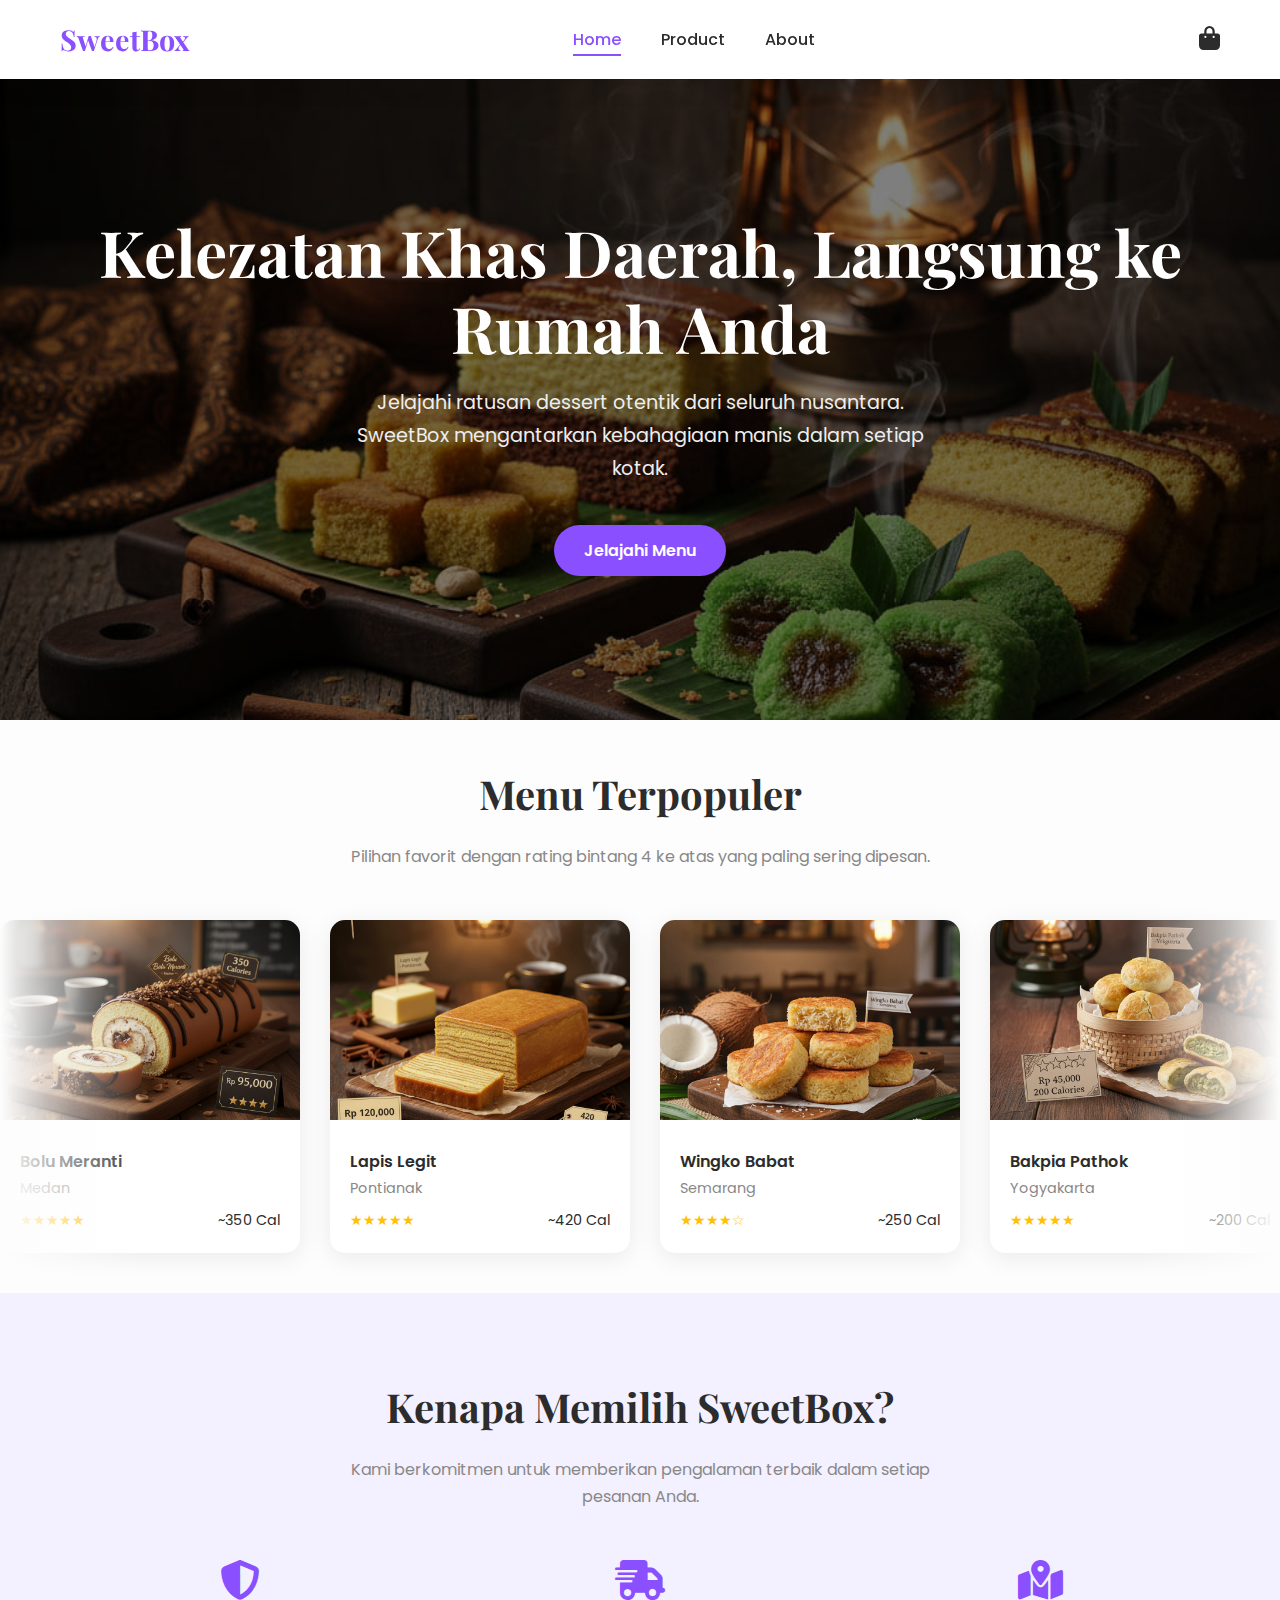
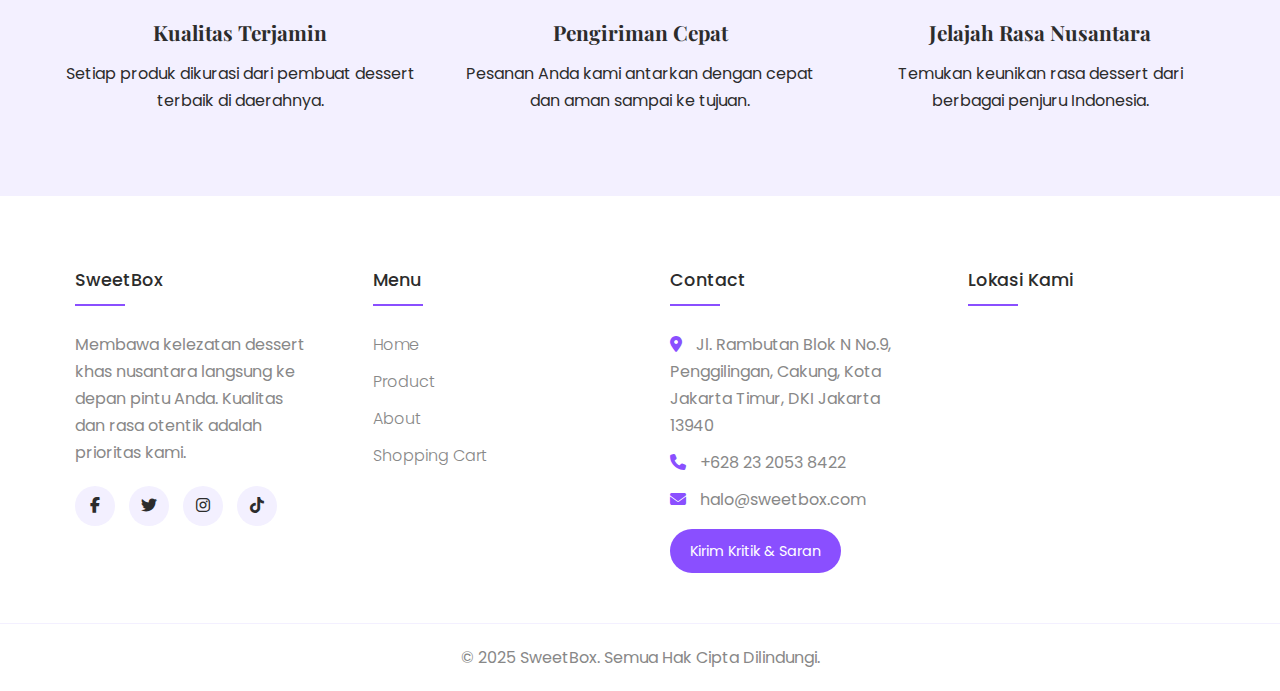
<file: index.html>
<!DOCTYPE html>
<html lang="id">
<head>
    <meta charset="UTF-8">
    <meta name="viewport" content="width=device-width, initial-scale=1.0">
    <title>SweetBox - Pesan Dessert Khas Daerah</title>
    
    <link rel="icon" href="data:image/svg+xml,<svg xmlns='http://www.w3.org/2000/svg' width='32' height='32' viewBox='0 0 32 32' fill='none'><rect x='4' y='8' width='24' height='16' rx='4' fill='%23FFD1DC'/><path d='M4 8C4 5.79086 5.79086 4 8 4H24C26.2091 4 28 5.79086 28 8V10H4V8Z' fill='%23F8BBD0'/><rect x='14' y='4' width='4' height='24' fill='%23A7D9E3'/><rect x='4' y='14' width='24' height='4' fill='%23A7D9E3'/><path d='M16 12L19 9L16 6L13 9L16 12Z' fill='%23A7D9E3'/></svg>" type="image/svg+xml">

    <link rel="preconnect" href="https://fonts.googleapis.com">
    <link rel="preconnect" href="https://fonts.gstatic.com" crossorigin>
    <link href="https://fonts.googleapis.com/css2?family=Poppins:wght@300;400;500;600;700&family=Playfair+Display:wght@700&display=swap" rel="stylesheet">
    
    <link rel="stylesheet" href="https://cdnjs.cloudflare.com/ajax/libs/font-awesome/6.5.2/css/all.min.css">
    <link href="https://fonts.googleapis.com/icon?family=Material+Icons" rel="stylesheet">
    <link rel="stylesheet" href="css/style.css">
    <link rel="stylesheet" href="css/home.css">
</head>
<body>

    <header>
        <div class="container header-container">
            <a href="index.html" class="logo">SweetBox</a>
            <nav class="desktop-nav">
                <ul data-translate-key="nav">
                    <li><a href="index.html" class="nav-link active">Home</a></li>
                    <li><a href="products.html" class="nav-link">Product</a></li>
                    <li><a href="about.html" class="nav-link">About</a></li>
                </ul>
            </nav>
            <div class="header-icons">
                <a href="checkout.html" class="cart-icon" aria-label="Shopping Cart">
                    <i class="fas fa-shopping-bag"></i>
                    <span class="cart-badge">0</span>
                </a>
                <button class="hamburger-menu" id="hamburger-menu" aria-label="Open menu">
                    <span></span>
                    <span></span>
                    <span></span>
                </button>
            </div>
        </div>
    </header>
    
    <nav class="mobile-nav" id="mobile-nav">
        <ul data-translate-key="navMobile">
            <li><a href="index.html">Home</a></li>
            <li><a href="products.html">Product</a></li>
            <li><a href="about.html">About</a></li>
            <li><a href="checkout.html">Shopping Cart</a></li>
        </ul>
    </nav>

    <main>
        <section id="hero">
            <div class="container">
                <h1 data-translate-key="heroTitle">Kelezatan Khas Daerah, Langsung ke Rumah Anda</h1>
                <p data-translate-key="heroSubtitle">Jelajahi ratusan dessert otentik dari seluruh nusantara. SweetBox mengantarkan kebahagiaan manis dalam setiap kotak.</p>
                <a href="products.html" class="btn" data-translate-key="exploreMenu">Jelajahi Menu</a>
            </div>
        </section>

        <section id="popular-menu">
            <h2 data-translate-key="popularTitle">Menu Terpopuler</h2>
            <p class="section-subtitle" data-translate-key="popularSubtitle">Pilihan favorit dengan rating bintang 4 ke atas yang paling sering dipesan.</p>
            <div class="menu-slider-container">
                <div class="menu-slider">
                </div>
            </div>
        </section>
        
        <section id="features">
            <div class="container">
                <h2 data-translate-key="whyUsTitle">Kenapa Memilih SweetBox?</h2>
                <p class="section-subtitle" data-translate-key="whyUsSubtitle">Kami berkomitmen untuk memberikan pengalaman terbaik dalam setiap pesanan Anda.</p>
                <div class="features-grid">
                    <div class="feature-item">
                        <i class="fas fa-shield-alt"></i>
                        <h3 data-translate-key="feature1Title">Kualitas Terjamin</h3>
                        <p data-translate-key="feature1Desc">Setiap produk dikurasi dari pembuat dessert terbaik di daerahnya.</p>
                    </div>
                    <div class="feature-item">
                         <i class="fas fa-truck-fast"></i>
                        <h3 data-translate-key="feature2Title">Pengiriman Cepat</h3>
                        <p data-translate-key="feature2Desc">Pesanan Anda kami antarkan dengan cepat dan aman sampai ke tujuan.</p>
                    </div>
                    <div class="feature-item">
                        <i class="fas fa-map-marked-alt"></i>
                        <h3 data-translate-key="feature3Title">Jelajah Rasa Nusantara</h3>
                        <p data-translate-key="feature3Desc">Temukan keunikan rasa dessert dari berbagai penjuru Indonesia.</p>
                    </div>
                </div>
            </div>
        </section>
    </main>
    
    <footer class="footer">
        <div class="container footer-container">
            <div class="footer-col">
                <h4 class="footer-logo">SweetBox</h4>
                <p data-translate-key="footerDesc">Membawa kelezatan dessert khas nusantara langsung ke depan pintu Anda. Kualitas dan rasa otentik adalah prioritas kami.</p>
                <div class="social-links">
                    <a href="#" aria-label="Facebook"><i class="fab fa-facebook-f"></i></a>
                    <a href="#" aria-label="Twitter"><i class="fab fa-twitter"></i></a>
                    <a href="#" aria-label="Instagram"><i class="fab fa-instagram"></i></a>
                    <a href="#" aria-label="Tiktok"><i class="fab fa-tiktok"></i></a>
                </div>
            </div>
            <div class="footer-col">
                <h4 data-translate-key="footerMenu">Menu</h4>
                <ul data-translate-key="footerNav">
                    <li><a href="index.html">Home</a></li>
                    <li><a href="products.html">Product</a></li>
                    <li><a href="about.html">About</a></li>
                    <li><a href="checkout.html">Shopping Cart</a></li>
                </ul>
            </div>
            <div class="footer-col">
                <h4 data-translate-key="footerContact">Contact</h4>
                <ul>
                    <li><i class="fas fa-map-marker-alt"></i> Jl. Rambutan Blok N No.9, Penggilingan, Cakung, Kota Jakarta Timur, DKI Jakarta 13940</li>
                    <li><i class="fas fa-phone"></i> +628 23 2053 8422</li>
                    <li><i class="fas fa-envelope"></i> halo@sweetbox.com</li>
                </ul>
                 <a href="mailto:kritikdansaran@sweetbox.com" class="btn-saran" data-translate-key="sendFeedback">Kirim Kritik & Saran</a>
            </div>
            <div class="footer-col">
                <h4 data-translate-key="footerLocation">Lokasi Kami</h4>
                <div class="map-container">
                    <iframe src="https://www.google.com/maps/embed?pb=!1m18!1m12!1m3!1d991.5977937402661!2d106.9355694283832!3d-6.19991206659103!2m3!1f0!2f0!3f0!3m2!1i1024!2i768!4f13.1!3m3!1m2!1s0x2e698b69deb4ac43%3A0xb0514e6b3e06915d!2sJl.%20Rambutan%20Blok%20N%20No.9%2C%20RT.19%2FRW.7%2C%20Penggilingan%2C%20Kec.%20Cakung%2C%20Kota%20Jakarta%20Timur%2C%20Daerah%20Khusus%20Ibukota%20Jakarta%2013940!5e0!3m2!1sid!2sid!4v1727716488344!5m2!1sid!2sid" width="100%" height="200" style="border:0;" allowfullscreen="" loading="lazy"></iframe>
                </div>
            </div>
        </div>
        <div class="footer-bottom">
            <p>&copy; 2025 SweetBox. <span data-translate-key="rightsReserved">Semua Hak Cipta Dilindungi.</span></p>
        </div>
    </footer>
    
    <div id="notification" class="notification"></div>
    
    <script src="js/products-data.js"></script>
    <script src="js/main.js"></script>
    <script src="js/home.js"></script>
</body>
</html>
</file>
<file: css/home.css>
/* Hero Section */
#hero {
    padding-top: 150px;
    background: url('../assets/images/hero-banner.jpg') no-repeat center center/cover;
    text-align: center;
    min-height: 80vh;
    display: flex;
    align-items: center;
    justify-content: center;
    position: relative;
    color: white;
}

#hero::before {
    content: '';
    position: absolute;
    top: 0;
    left: 0;
    right: 0;
    bottom: 0;
    background-color: rgba(0, 0, 0, 0.5);
    z-index: 1;
}

#hero .container {
    position: relative;
    z-index: 2;
}

#hero h1 {
    font-size: 4rem;
    color: var(--light-color);
    line-height: 1.2;
}

#hero p {
    font-size: 1.2rem;
    max-width: 600px;
    margin: 20px auto 40px;
    color: #eee;
}

/* Popular Menu Section */
#popular-menu {
    overflow: hidden;
    position: relative;
    padding: 40px 0;
}
#popular-menu::before, #popular-menu::after {
    content: '';
    position: absolute;
    top: 0;
    width: 150px;
    height: 100%;
    z-index: 2;
}
#popular-menu::before {
    left: 0;
    background: linear-gradient(to right, var(--body-bg), transparent);
}
#popular-menu::after {
    right: 0;
    background: linear-gradient(to left, var(--body-bg), transparent);
}

.menu-slider {
    display: flex;
    gap: 30px;
    width: max-content;
    animation: slide 80s linear infinite; /* Adjusted from 40s to 80s to slow down */
}

.menu-slider:hover {
    animation-play-state: paused;
}

@keyframes slide {
    from { transform: translateX(0); }
    to { transform: translateX(-50%); }
}

.popular-card-link {
    text-decoration: none;
    color: inherit;
}

.popular-card {
    background: var(--card-bg);
    border-radius: var(--border-radius);
    box-shadow: var(--shadow);
    width: 300px;
    overflow: hidden;
    transition: transform 0.3s, box-shadow 0.3s;
}
.popular-card:hover {
    transform: translateY(-10px);
    box-shadow: 0 15px 30px rgba(0,0,0,0.12);
}

.popular-card img {
    width: 100%;
    height: 200px;
    object-fit: cover;
}

.popular-card-info {
    padding: 20px;
}
.popular-card-info h4 {
    font-family: var(--font-body);
    font-weight: 600;
    color: var(--dark-color);
}
.popular-card-info .city {
    color: var(--grey-color);
    font-size: 0.9rem;
    margin-bottom: 8px;
}
.popular-card-info .details {
    display: flex;
    justify-content: space-between;
    align-items: center;
    font-size: 0.9rem;
    color: var(--text-color);
}
.details .rating {
    color: #ffc107;
}

/* Features Section */
#features {
    background-color: var(--secondary-color);
}
.features-grid {
    display: grid;
    grid-template-columns: repeat(auto-fit, minmax(250px, 1fr));
    gap: 40px;
    text-align: center;
}
.feature-item i {
    font-size: 2.5rem;
    color: var(--primary-color);
    margin-bottom: 15px;
}
.feature-item h3 {
    font-size: 1.3rem;
    margin-bottom: 10px;
    color: var(--dark-color);
}

/* Mobile Responsive */
@media (max-width: 768px) {
    #hero h1 {
        font-size: 2.5rem;
    }
}
</file>
<file: css/style.css>
/* CSS Reset dan Variabel Global */
:root {
    --primary-color: #8a4fff;
    --primary-color-darker: #6e3fcc;
    --secondary-color: #f3f0ff;
    --dark-color: #2c2c2c;
    --light-color: #fff;
    --grey-color: #888;
    --body-bg: #fdfdfd;
    --text-color: #2c2c2c;
    --card-bg: #ffffff;
    --shadow: 0 5px 25px rgba(0, 0, 0, 0.08);
    --border-radius: 15px;
    --font-display: 'Playfair Display', serif;
    --font-body: 'Poppins', sans-serif;
    --success-color: #28a745;
    --danger-color: #dc3545;
}

* {
    margin: 0;
    padding: 0;
    box-sizing: border-box;
}

html {
    scroll-behavior: smooth;
}

body {
    background-color: var(--body-bg);
    color: var(--text-color);
    line-height: 1.7;
    font-family: var(--font-body);
    min-height: 100vh;
    display: flex;
    flex-direction: column;
    transition: background-color 0.3s, color 0.3s;
}

main {
    flex-grow: 1;
}

.container {
    max-width: 1200px;
    margin: 0 auto;
    padding: 0 20px;
}

section {
    padding: 80px 0;
}

h1, h2, h3, h4 {
    color: var(--dark-color);
    transition: color 0.3s;
}
h1,h2,h3 {
    font-family: var(--font-display);
}

h2 {
    font-size: 2.5rem;
    text-align: center;
    margin-bottom: 15px;
}

.section-subtitle {
    text-align: center;
    color: var(--grey-color);
    margin-bottom: 50px;
    max-width: 600px;
    margin-left: auto;
    margin-right: auto;
}

header {
    background-color: var(--card-bg);
    backdrop-filter: blur(10px);
    box-shadow: var(--shadow);
    padding: 15px 0;
    position: fixed;
    top: 0;
    left: 0;
    width: 100%;
    z-index: 1000;
    transition: background-color 0.3s;
}

.header-container {
    display: flex;
    justify-content: space-between;
    align-items: center;
}

.logo {
    font-size: 1.8rem;
    font-weight: 700;
    color: var(--primary-color);
    text-decoration: none;
    font-family: var(--font-display);
}

.desktop-nav ul {
    list-style: none;
    display: flex;
    gap: 40px;
}

.desktop-nav ul li a {
    text-decoration: none;
    color: var(--dark-color);
    font-weight: 500;
    position: relative;
    transition: color 0.3s ease;
}

.desktop-nav ul li a::after {
    content: '';
    position: absolute;
    width: 0;
    height: 2px;
    background-color: var(--primary-color);
    bottom: -5px;
    left: 0;
    transition: width 0.3s ease;
}

.desktop-nav ul li a:hover, .desktop-nav ul li a.active {
    color: var(--primary-color);
}

.desktop-nav ul li a:hover::after, .desktop-nav ul li a.active::after {
    width: 100%;
}

.header-icons {
    display: flex;
    align-items: center;
    gap: 15px;
}

.btn {
    display: inline-block;
    background: var(--primary-color);
    color: var(--light-color);
    padding: 12px 30px;
    border-radius: 50px;
    text-decoration: none;
    font-weight: 600;
    transition: transform 0.3s ease, box-shadow 0.3s ease, background-color 0.3s;
    border: none;
    cursor: pointer;
}

.btn:hover {
    transform: translateY(-3px);
    box-shadow: 0 8px 20px rgba(138, 79, 255, 0.4);
    background-color: var(--primary-color-darker);
}

.footer {
    background-color: var(--card-bg);
    color: var(--grey-color);
    padding: 70px 0 0;
    border-top: 1px solid var(--secondary-color);
    transition: background-color 0.3s, color 0.3s;
}
.footer-container {
    display: grid;
    grid-template-columns: repeat(auto-fit, minmax(250px, 1fr));
    gap: 30px;
}
.footer-col {
    padding: 0 15px;
}
.footer-logo {
    font-size: 1.8rem;
    font-weight: 700;
    color: var(--primary-color);
    text-decoration: none;
    font-family: var(--font-display);
    margin-bottom: 20px;
}
.footer-col h4 {
    font-size: 1.1rem;
    color: var(--dark-color);
    text-transform: capitalize;
    margin-bottom: 35px;
    font-weight: 500;
    position: relative;
    font-family: var(--font-body);
}
.footer-col h4::before {
    content: '';
    position: absolute;
    left: 0;
    bottom: -10px;
    background-color: var(--primary-color);
    height: 2px;
    width: 50px;
}
.footer-col ul {
    list-style: none;
}
.footer-col ul li:not(:last-child) {
    margin-bottom: 10px;
}
.footer-col ul li a {
    font-size: 1rem;
    text-transform: capitalize;
    color: var(--grey-color);
    text-decoration: none;
    font-weight: 300;
    display: block;
    transition: all 0.3s ease;
}
.footer-col ul li a:hover {
    color: var(--primary-color);
    padding-left: 8px;
}
.footer-col ul li i {
    margin-right: 10px;
    color: var(--primary-color);
}
.social-links a {
    display: inline-block;
    height: 40px;
    width: 40px;
    background-color: var(--secondary-color);
    margin: 20px 10px 10px 0;
    text-align: center;
    line-height: 40px;
    border-radius: 50%;
    color: var(--dark-color);
    transition: all 0.5s ease;
}
.social-links a:hover {
    color: var(--light-color);
    background-color: var(--primary-color);
}
.btn-saran {
    display: inline-block;
    background-color: var(--primary-color);
    color: var(--light-color);
    padding: 10px 20px;
    border-radius: 50px;
    text-decoration: none;
    margin-top: 15px;
    font-size: 0.9rem;
    transition: background-color 0.3s;
}
.btn-saran:hover {
    background-color: var(--primary-color-darker);
}
.map-container {
    border-radius: var(--border-radius);
    overflow: hidden;
}
.footer-bottom {
    text-align: center;
    padding: 20px 0;
    margin-top: 50px;
    border-top: 1px solid var(--secondary-color);
}

.notification {
    position: fixed;
    bottom: 20px;
    left: 50%;
    transform: translateX(-50%);
    background-color: var(--dark-color);
    color: var(--light-color);
    padding: 15px 30px;
    border-radius: var(--border-radius);
    box-shadow: var(--shadow);
    z-index: 2000;
    opacity: 0;
    visibility: hidden;
    transition: opacity 0.3s, visibility 0.3s, transform 0.3s;
}
.notification.show {
    opacity: 1;
    visibility: visible;
    transform: translate(-50%, -10px);
}
.cart-icon {
    position: relative;
    color: var(--dark-color);
    text-decoration: none;
    font-size: 1.5rem;
}
.cart-badge {
    position: absolute;
    top: -5px;
    right: -10px;
    background-color: var(--danger-color);
    color: white;
    width: 20px;
    height: 20px;
    border-radius: 50%;
    display: none; /* Sembunyi by default */
    justify-content: center;
    align-items: center;
    font-size: 0.75rem;
    font-weight: bold;
}

.hamburger-menu {
    display: none;
    flex-direction: column;
    justify-content: space-around;
    width: 30px;
    height: 25px;
    background: transparent;
    border: none;
    cursor: pointer;
    padding: 0;
    z-index: 1010;
}

.hamburger-menu span {
    width: 100%;
    height: 3px;
    background-color: var(--dark-color);
    border-radius: 2px;
    transition: all 0.3s ease-in-out;
    transform-origin: center;
}

.hamburger-menu.open span:nth-child(1) {
    transform: translateY(8.5px) rotate(45deg);
}

.hamburger-menu.open span:nth-child(2) {
    opacity: 0;
}

.hamburger-menu.open span:nth-child(3) {
    transform: translateY(-8.5px) rotate(-45deg);
}

.mobile-nav {
    display: none;
    position: fixed;
    top: 70px;
    left: 0;
    width: 100%;
    height: calc(100vh - 70px);
    background-color: var(--card-bg);
    backdrop-filter: blur(5px);
    z-index: 999;
    flex-direction: column;
    justify-content: center;
    align-items: center;
    transform: translateX(100%);
    transition: transform 0.3s ease-in-out;
}

.mobile-nav.open {
    transform: translateX(0);
    display: flex;
}

.mobile-nav ul {
    list-style: none;
    text-align: center;
}

.mobile-nav ul li {
    margin: 20px 0;
}

.mobile-nav ul li a {
    text-decoration: none;
    font-size: 2rem;
    color: var(--dark-color);
    font-weight: 600;
}

@media (max-width: 768px) {
    .desktop-nav {
        display: none;
    }
    .hamburger-menu {
        display: flex;
    }
    .header-icons {
        gap: 10px;
    }
    .footer-container {
        grid-template-columns: 1fr;
        text-align: center;
    }
    .footer-col h4::before {
        left: 50%;
        transform: translateX(-50%);
    }
    .social-links {
        text-align: center;
    }
}
</file>
